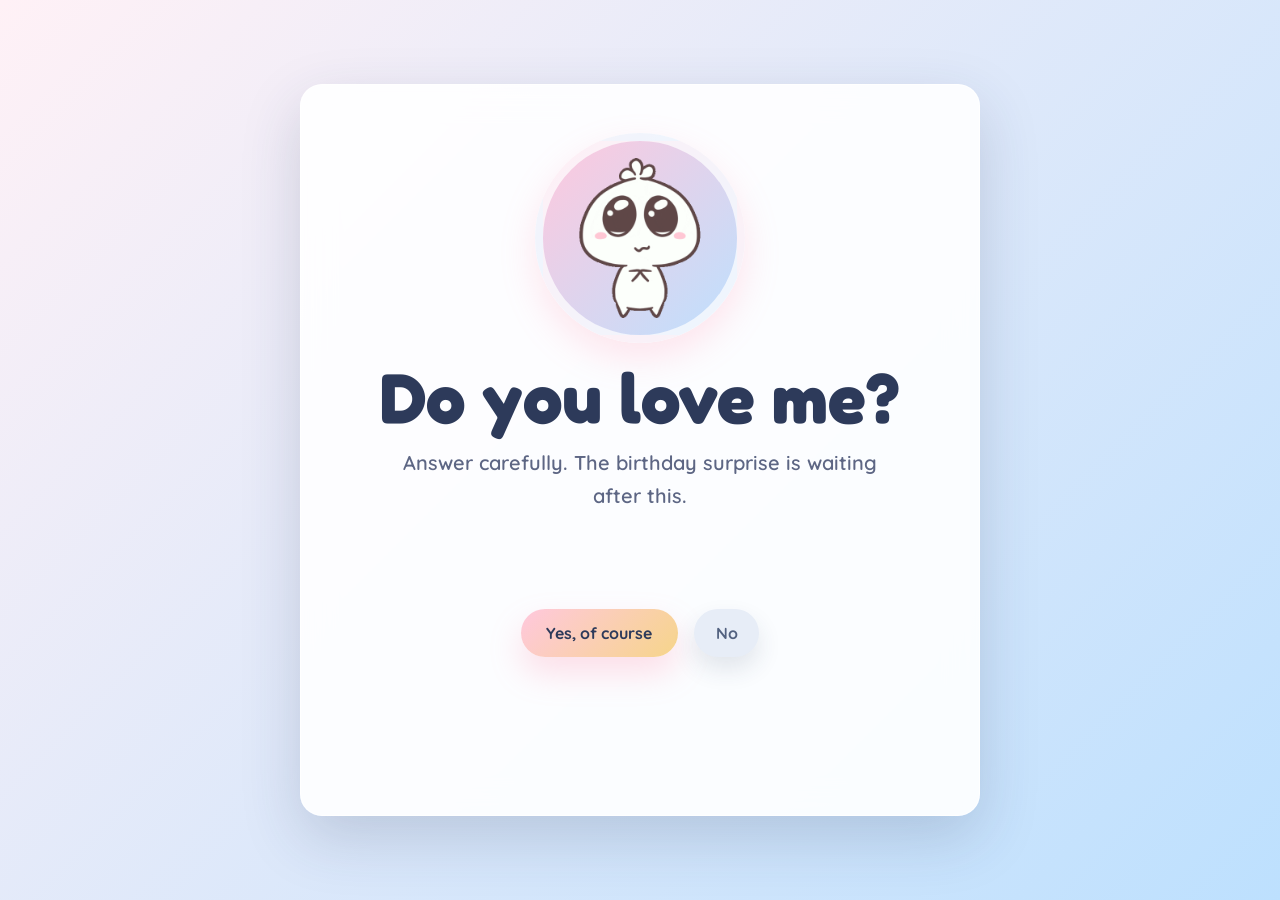
<file: index.html>
<!DOCTYPE html>
<html lang="en">
<head>
  <meta charset="UTF-8">
  <meta name="viewport" content="width=device-width, initial-scale=1.0">
  <meta name="description" content="A playful love question before the birthday surprise.">
  <title>Do You Love Me?</title>
  <link rel="preconnect" href="https://fonts.googleapis.com">
  <link rel="preconnect" href="https://fonts.gstatic.com" crossorigin>
  <link href="https://fonts.googleapis.com/css2?family=Fredoka:wght@500;600;700&family=Quicksand:wght@500;600;700&display=swap" rel="stylesheet">
  <style>
    :root {
      --blush-top: #fff1f6;
      --blush-bottom: #bde0fe;
      --card: rgba(255, 255, 255, 0.9);
      --yes-from: #ffc8dd;
      --yes-to: #f6d58a;
      --no: #e7edf7;
      --no-text: #52617f;
      --heading: #2d3a5a;
      --body: #5d6684;
      --shadow: 0 22px 60px rgba(45, 58, 90, 0.18);
    }

    * {
      box-sizing: border-box;
    }

    body {
      margin: 0;
      min-width: 320px;
      min-height: 100svh;
      color: var(--body);
      font-family: "Quicksand", Arial, sans-serif;
      background: linear-gradient(135deg, var(--blush-top), var(--blush-bottom));
      overflow-x: hidden;
    }

    button {
      min-height: 48px;
      border: 0;
      border-radius: 999px;
      font: inherit;
      font-weight: 700;
      cursor: pointer;
      transition: transform 0.18s ease, box-shadow 0.18s ease;
    }

    button:focus-visible {
      outline: 3px solid #f6d58a;
      outline-offset: 4px;
    }

    .screen {
      position: relative;
      display: grid;
      place-items: center;
      min-height: 100svh;
      padding: clamp(1rem, 4vw, 2.5rem);
      overflow: hidden;
    }

    .card {
      position: relative;
      z-index: 1;
      width: min(100%, 680px);
      padding: clamp(1.3rem, 5vw, 3rem);
      background: var(--card);
      border: 1px solid rgba(255, 255, 255, 0.78);
      border-radius: 22px;
      box-shadow: var(--shadow);
      text-align: center;
      backdrop-filter: blur(16px);
    }

    .mood {
      display: grid;
      place-items: center;
      width: min(68vw, 210px);
      aspect-ratio: 1;
      margin: 0 auto 1.2rem;
      background: linear-gradient(135deg, #ffc8dd, #bde0fe);
      border: 8px solid rgba(255, 255, 255, 0.72);
      border-radius: 50%;
      box-shadow: 0 15px 35px rgba(255, 143, 171, 0.22);
      font-size: clamp(3.2rem, 13vw, 5.5rem);
      line-height: 1;
      user-select: none;
      overflow: hidden;
    }

    .mood img {
      width: 100%;
      height: 100%;
      object-fit: cover;
      border-radius: 50%;
    }

    h1 {
      margin: 0;
      color: var(--heading);
      font-family: "Fredoka", Arial, sans-serif;
      font-size: clamp(2rem, 8vw, 4.4rem);
      line-height: 1.02;
      letter-spacing: 0;
    }

    p {
      margin: 0.8rem auto 0;
      max-width: 520px;
      font-size: clamp(1rem, 3.2vw, 1.25rem);
      line-height: 1.65;
      font-weight: 600;
    }

    .actions {
      position: relative;
      display: flex;
      align-items: center;
      justify-content: center;
      flex-wrap: wrap;
      gap: 1rem;
      min-height: 190px;
      margin-top: 1.6rem;
    }

    .yes-button {
      padding: 0.9rem 1.6rem;
      color: var(--heading);
      background: linear-gradient(135deg, var(--yes-from), var(--yes-to));
      box-shadow: 0 16px 32px rgba(255, 143, 171, 0.28);
      transform: scale(var(--yes-scale, 1));
      transform-origin: center;
    }

    .no-button {
      position: relative;
      padding: 0.85rem 1.35rem;
      color: var(--no-text);
      background: var(--no);
      box-shadow: 0 12px 24px rgba(45, 58, 90, 0.12);
    }

    .no-button.runaway {
      position: absolute;
      left: var(--x, 50%);
      top: var(--y, 50%);
      transition: left 0.22s ease, top 0.22s ease, transform 0.18s ease, box-shadow 0.18s ease;
    }

    .hint {
      min-height: 1.7em;
      color: #915b8e;
      font-size: 0.98rem;
    }

    .hidden {
      display: none !important;
    }

    .heart {
      position: fixed;
      z-index: 0;
      width: 24px;
      height: 24px;
      pointer-events: none;
      opacity: 0.55;
      animation: floatUp 8s linear infinite;
    }

    .heart::before {
      content: "♥";
      color: #ff8fab;
      font-size: 24px;
    }

    .toast {
      position: fixed;
      left: 50%;
      bottom: 1rem;
      z-index: 3;
      width: min(92vw, 520px);
      padding: 0.9rem 1rem;
      color: var(--heading);
      background: rgba(255, 255, 255, 0.94);
      border-radius: 14px;
      box-shadow: var(--shadow);
      transform: translateX(-50%);
      text-align: center;
      font-weight: 700;
    }

    @keyframes floatUp {
      from {
        transform: translateY(110vh) rotate(0deg);
      }
      to {
        transform: translateY(-20vh) rotate(220deg);
      }
    }

    @keyframes pop {
      50% {
        transform: scale(1.08);
      }
    }

    @keyframes fall {
      to {
        transform: translateY(110vh) rotate(540deg);
        opacity: 0;
      }
    }

    .confetti {
      position: fixed;
      top: -12px;
      z-index: 4;
      width: 9px;
      height: 14px;
      border-radius: 2px;
      pointer-events: none;
      animation: fall 1.8s ease-in forwards;
    }

    .celebrate .mood {
      animation: pop 0.7s ease infinite;
    }

    @media (max-width: 560px) {
      .screen {
        align-items: start;
        overflow-y: auto;
        -webkit-overflow-scrolling: touch;
      }

      .card {
        margin-block: 1rem;
      }

      .actions {
        min-height: 240px;
      }
    }

    @media (prefers-reduced-motion: reduce) {
      *,
      *::before,
      *::after {
        animation-duration: 0.01ms !important;
        animation-iteration-count: 1 !important;
        scroll-behavior: auto !important;
        transition-duration: 0.01ms !important;
      }
    }
  </style>
</head>
<body>
  <main class="screen" id="screen">
    <section class="card" aria-live="polite">
      <div class="mood" id="mood">
        <img id="moodGif" src="assets/question.gif" alt="Cute hopeful reaction">
      </div>
      <h1 id="headline">Do you love me?</h1>
      <p id="message">Answer carefully. The birthday surprise is waiting after this.</p>
      <div class="actions" id="actions">
        <button class="yes-button" type="button" id="yesButton">Yes, of course</button>
        <button class="no-button" type="button" id="noButton">No</button>
      </div>
      <p class="hint" id="hint"></p>
    </section>
  </main>
  <div class="toast hidden" id="toast"></div>

  <script>
    const CONFIG = {
      question: "Do you love me?",
      yesLabel: "Yes, of course",
      nextUrl: "birthday-website/",
      dodgesBeforeRelent: 5,
      yesGrowthPerDodge: 1.22,
      yesMaxScale: 2.2,
      gifs: {
        question: "assets/question.gif",
        yes: "assets/yes.gif",
        no: "assets/no.gif"
      },
      alts: {
        question: "Cute hopeful reaction",
        yes: "Happy celebrating reaction",
        no: "Sad reaction"
      },
      noButtonLabels: [
        "Are you sure?",
        "Think again",
        "Really?",
        "Last chance",
        "Okay fine"
      ],
      yesScreen: {
        heading: "I knew it.",
        body: "Now your birthday surprise can begin."
      },
      guiltScreen: {
        heading: "That answer is not accepted.",
        body: "Try again, but this time choose with your heart.",
        button: "Okay fine, YES"
      }
    };

    const state = {
      dodges: 0,
      yesScale: 1
    };

    const screen = document.getElementById("screen");
    const moodGif = document.getElementById("moodGif");
    const headline = document.getElementById("headline");
    const message = document.getElementById("message");
    const yesButton = document.getElementById("yesButton");
    const noButton = document.getElementById("noButton");
    const actions = document.getElementById("actions");
    const hint = document.getElementById("hint");
    const toast = document.getElementById("toast");

    function showToast(text) {
      toast.textContent = text;
      toast.classList.remove("hidden");
      window.clearTimeout(showToast.timer);
      showToast.timer = window.setTimeout(() => toast.classList.add("hidden"), 1800);
    }

    function confetti(amount = 80) {
      const colors = ["#BDE0FE", "#CDB4DB", "#FFC8DD", "#F6D58A", "#C9F2E5"];
      for (let index = 0; index < amount; index += 1) {
        const piece = document.createElement("span");
        piece.className = "confetti";
        piece.style.left = `${Math.random() * 100}vw`;
        piece.style.background = colors[index % colors.length];
        piece.style.animationDelay = `${Math.random() * 0.35}s`;
        document.body.appendChild(piece);
        piece.addEventListener("animationend", () => piece.remove());
      }
    }

    function addFloatingHearts() {
      for (let index = 0; index < 18; index += 1) {
        const heart = document.createElement("span");
        heart.className = "heart";
        heart.style.left = `${Math.random() * 100}vw`;
        heart.style.animationDelay = `${Math.random() * 8}s`;
        heart.style.animationDuration = `${7 + Math.random() * 6}s`;
        document.body.appendChild(heart);
      }
    }

    function moveNoButton() {
      const bounds = actions.getBoundingClientRect();
      const buttonBounds = noButton.getBoundingClientRect();
      const yesBounds = yesButton.getBoundingClientRect();
      const maxX = Math.max(0, bounds.width - buttonBounds.width);
      const maxY = Math.max(0, bounds.height - buttonBounds.height);
      const yesCenterX = yesBounds.left - bounds.left + yesBounds.width / 2;
      const yesCenterY = yesBounds.top - bounds.top + yesBounds.height / 2;
      const minimumDistance = Math.min(bounds.width * 0.32, 230);
      let x = 0;
      let y = 0;

      for (let attempt = 0; attempt < 20; attempt += 1) {
        x = Math.random() * maxX;
        y = Math.random() * maxY;
        const noCenterX = x + buttonBounds.width / 2;
        const noCenterY = y + buttonBounds.height / 2;
        const distance = Math.hypot(noCenterX - yesCenterX, noCenterY - yesCenterY);
        if (distance >= minimumDistance) break;
      }

      noButton.classList.add("runaway");
      noButton.style.setProperty("--x", `${x}px`);
      noButton.style.setProperty("--y", `${y}px`);
    }

    function dodgeNo() {
      if (state.dodges >= CONFIG.dodgesBeforeRelent) {
        showGuilt();
        return;
      }

      state.dodges += 1;
      state.yesScale = Math.min(CONFIG.yesMaxScale, state.yesScale * CONFIG.yesGrowthPerDodge);
      yesButton.style.setProperty("--yes-scale", state.yesScale);
      noButton.textContent = CONFIG.noButtonLabels[state.dodges - 1] || "No";
      hint.textContent = "The Yes button is getting stronger.";
      moveNoButton();
    }

    function showGuilt() {
      headline.textContent = CONFIG.guiltScreen.heading;
      message.textContent = CONFIG.guiltScreen.body;
      moodGif.src = CONFIG.gifs.no;
      moodGif.alt = CONFIG.alts.no;
      noButton.classList.add("hidden");
      yesButton.textContent = CONFIG.guiltScreen.button;
      yesButton.style.setProperty("--yes-scale", 1.15);
      hint.textContent = "";
    }

    function goToSurprise() {
      screen.classList.add("celebrate");
      headline.textContent = CONFIG.yesScreen.heading;
      message.textContent = CONFIG.yesScreen.body;
      moodGif.src = CONFIG.gifs.yes;
      moodGif.alt = CONFIG.alts.yes;
      noButton.classList.add("hidden");
      yesButton.textContent = "Open Birthday Surprise";
      yesButton.disabled = true;
      confetti(120);
      window.setTimeout(() => {
        window.location.href = CONFIG.nextUrl;
      }, 1300);
    }

    headline.textContent = CONFIG.question;
    yesButton.textContent = CONFIG.yesLabel;
    moodGif.src = CONFIG.gifs.question;
    moodGif.alt = CONFIG.alts.question;
    addFloatingHearts();

    yesButton.addEventListener("click", goToSurprise);
    noButton.addEventListener("mouseenter", dodgeNo);
    noButton.addEventListener("focus", dodgeNo);
    noButton.addEventListener("click", (event) => {
      event.preventDefault();
      dodgeNo();
      showToast("No is trying its best, but Yes is the only way.");
    });
    noButton.addEventListener("touchstart", (event) => {
      event.preventDefault();
      dodgeNo();
    }, { passive: false });
  </script>
</body>
</html>
</file>
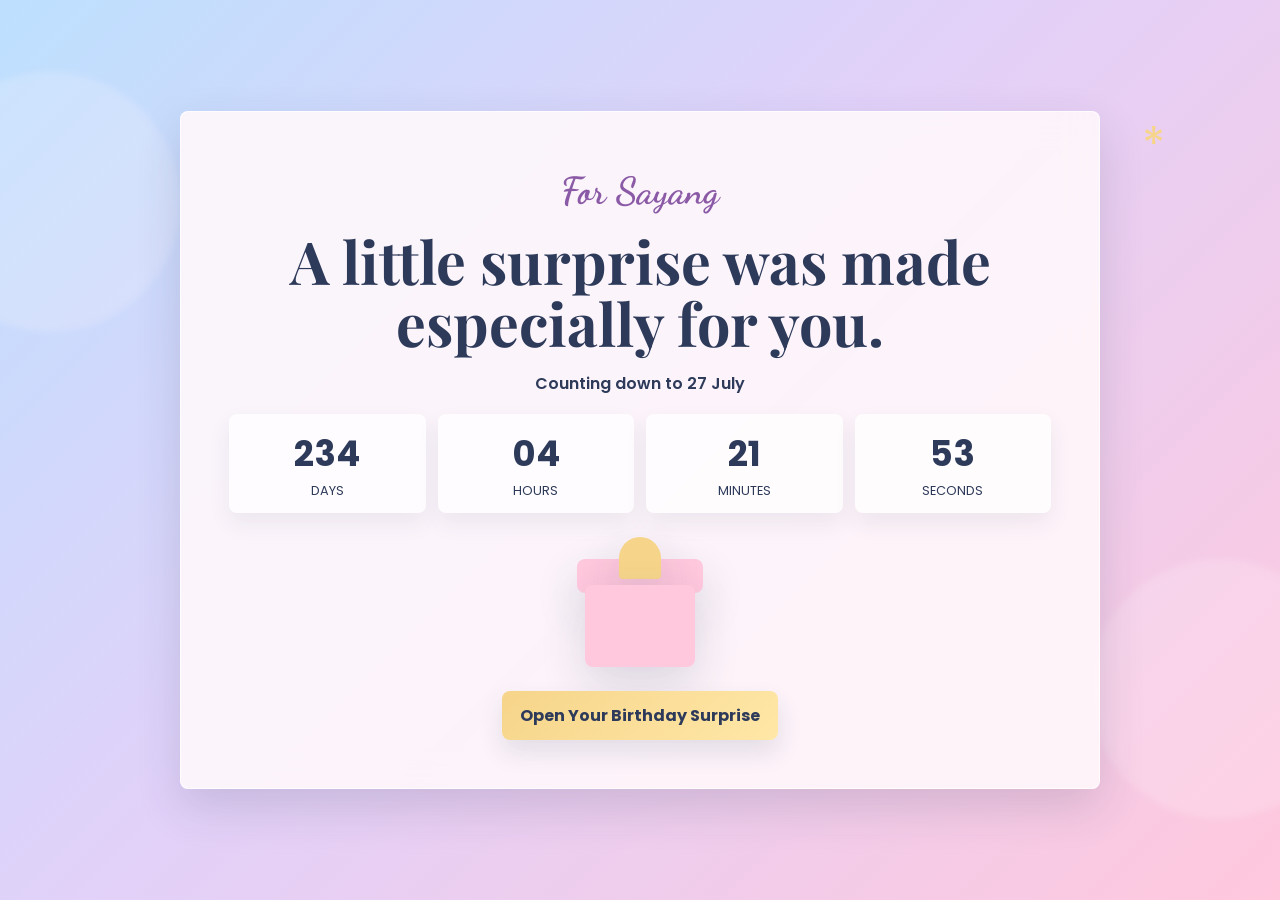
<file: birthday-website/index.html>
<!DOCTYPE html>
<html lang="en">
<head>
  <meta charset="UTF-8">
  <meta name="viewport" content="width=device-width, initial-scale=1.0">
  <meta name="description" content="A private interactive birthday surprise website.">
  <title>Birthday Surprise</title>
  <link rel="preconnect" href="https://fonts.googleapis.com">
  <link rel="preconnect" href="https://fonts.gstatic.com" crossorigin>
  <link href="https://fonts.googleapis.com/css2?family=Dancing+Script:wght@600;700&family=Playfair+Display:wght@600;700&family=Poppins:wght@400;500;600;700&display=swap" rel="stylesheet">
  <link rel="stylesheet" href="css/style.css">
</head>
<body>
  <a class="skip-link" href="#main">Skip to birthday surprise</a>

  <section class="opening-screen" id="openingScreen" aria-label="Opening birthday surprise">
    <div class="ambient ambient-one"></div>
    <div class="ambient ambient-two"></div>
    <button class="secret-star" type="button" aria-label="Hidden star surprise" data-secret="star"></button>

    <div class="opening-panel reveal">
      <p class="script-label">For <span data-placeholder="Her nickname">Sayang</span></p>
      <h1>A little surprise was made especially for you.</h1>
      <p class="countdown-label" id="countdownLabel">Counting down to 27 July</p>
      <div class="countdown" id="countdown" aria-live="polite">
        <span><strong id="days">00</strong>Days</span>
        <span><strong id="hours">00</strong>Hours</span>
        <span><strong id="minutes">00</strong>Minutes</span>
        <span><strong id="seconds">00</strong>Seconds</span>
      </div>

      <div class="gift-box" id="giftBox" aria-hidden="true">
        <div class="gift-lid"></div>
        <div class="gift-bow"></div>
        <div class="gift-body"></div>
      </div>

      <button class="primary-button ripple" type="button" id="openSurprise">Open Your Birthday Surprise</button>
    </div>
  </section>

  <main id="main" class="site-shell hidden" tabindex="-1">
    <div class="floating-layer" aria-hidden="true">
      <span class="float-heart"></span>
      <span class="float-heart"></span>
      <span class="float-heart"></span>
      <span class="cloud"></span>
      <span class="cloud small"></span>
    </div>

    <section class="hero-section panel-band" id="hero">
      <div class="hero-copy reveal">
        <p class="script-label">Happy Birthday, My Love</p>
        <h2>Happy Birthday to My Favourite Person</h2>
        <p>Today is all about celebrating the beautiful person who makes my days brighter, my heart happier, and my life so much more meaningful.</p>
        <button class="primary-button ripple" type="button" data-scroll="#memories">Start Your Birthday Adventure</button>
      </div>
      <figure class="hero-photo reveal">
        <div class="photo-placeholder" role="img" aria-label="Favourite birthday photo"></div>
      </figure>
    </section>

    <section class="section" id="memories">
      <div class="section-heading reveal">
        <p class="script-label">Our Memories</p>
        <h2>Little moments I keep close</h2>
      </div>
      <div class="gallery-grid">
        <article class="memory-card reveal" data-gallery="0" tabindex="0">
          <div class="memory-photo memory-one" role="img" aria-label="The day you made me smile"></div>
          <p>The day you made me smile without even trying.</p>
        </article>
        <article class="memory-card reveal" data-gallery="1" tabindex="0">
          <div class="memory-photo memory-two" role="img" aria-label="Favourite moment with you"></div>
          <p>One of my favourite moments with you.</p>
        </article>
        <article class="memory-card reveal" data-gallery="2" tabindex="0">
          <div class="memory-photo memory-three" role="img" aria-label="A memory I will always keep close"></div>
          <p>A memory I will always keep close to my heart.</p>
        </article>
        <article class="memory-card reveal" data-gallery="3" tabindex="0">
          <div class="memory-photo memory-four" role="img" aria-label="Every picture with you"></div>
          <p>Every picture with you has its own beautiful story.</p>
        </article>
      </div>
    </section>

    <section class="section soft-band" id="loveCards">
      <div class="section-heading reveal">
        <p class="script-label">Things I Love About You</p>
        <h2>Tap a card to open it</h2>
      </div>
      <div class="love-grid">
        <button class="love-card reveal" type="button"><span>Your Smile</span><small>Your smile makes even the most ordinary day feel special.</small></button>
        <button class="love-card reveal" type="button"><span>Your Kind Heart</span><small>I love how caring, thoughtful, and sincere you are.</small></button>
        <button class="love-card reveal" type="button"><span>Your Laugh</span><small>Your laugh is one of my favourite sounds.</small></button>
        <button class="love-card reveal" type="button"><span>Your Strength</span><small>I admire how strong you are, even when things are difficult.</small></button>
        <button class="love-card reveal" type="button"><span>The Way You Care</span><small>Thank you for listening and being there when I need you.</small></button>
        <button class="love-card reveal" type="button"><span>The Happiness You Bring Me</span><small>Since you came into my life, so many moments feel brighter.</small></button>
      </div>
    </section>

    <section class="section" id="catchGame">
      <div class="section-heading reveal">
        <p class="script-label">Mini Game</p>
        <h2>Catch My Love</h2>
        <p>Catch hearts before they disappear. Golden hearts are worth more. Broken hearts reduce your score.</p>
      </div>
      <div class="game-shell reveal">
        <div class="game-status">
          <span>Score: <strong id="score">0</strong></span>
          <span>Time: <strong id="timeLeft">25</strong>s</span>
          <span>Best: <strong id="highScore">0</strong></span>
        </div>
        <div class="game-area" id="gameArea" aria-label="Catch hearts game area"></div>
        <div class="game-actions">
          <button class="secondary-button ripple" type="button" id="startGame">Start Game</button>
          <button class="secondary-button ripple" type="button" id="replayGame">Replay</button>
        </div>
      </div>
    </section>

    <section class="section soft-band" id="matchGame">
      <div class="section-heading reveal">
        <p class="script-label">Memory Match</p>
        <h2>Find every pair</h2>
      </div>
      <div class="match-shell reveal">
        <div class="game-status">
          <span>Moves: <strong id="matchMoves">0</strong></span>
          <span>Time: <strong id="matchTime">0</strong>s</span>
        </div>
        <div class="match-board" id="matchBoard"></div>
        <p class="completion-message hidden" id="matchComplete">You matched every memory, just like how perfectly you match with me.</p>
        <button class="secondary-button ripple" type="button" id="restartMatch">Restart Match</button>
      </div>
    </section>

    <section class="section" id="letter">
      <div class="section-heading reveal">
        <p class="script-label">Birthday Letter</p>
        <h2>A letter for you</h2>
      </div>
      <div class="letter-stage reveal">
        <button class="envelope" type="button" id="openLetter" aria-label="Open birthday letter">
          <span class="envelope-flap"></span>
          <span class="envelope-body"></span>
          <span class="letter-peek">Open</span>
        </button>
        <article class="letter-paper hidden" id="letterPaper">
          <button class="close-button" type="button" id="closeLetter" aria-label="Close letter">x</button>
          <p>My love,</p>
          <p>Happy Birthday to the most beautiful and special person in my life.</p>
          <p>hai sayang , happy birthday to my loveliest, and most caring , and beautiful girl in the world ayang , firstly i just want to say happy birthday sayang you are the most beautiful and most caring person ive ever met in my life , i cant find a word how much i love you in this world❤️❤️ i cant imagine my life without you because you mean the world to me and i love you soo much for choosing to stay with me until now , i doakan kita still be together until the end of time , secondly i just wanted to say that i really appreciate all that you have done for me for all this times and i cant really decribe how lucky i am to have you and being with me throughout my journey with you , ayang ade dengan saya if saya susah , and you are the one that i will carik if saya sedih , if im happy , if im not feeling well , and all of the feelings . i know life is being rough on you lately but i want you to know from the bottom of my heart i will be there for you no matter what happen and im will always love you sayang ❤️❤️ , thank you sayang for staying with me , i remember for the first time i saw you , you are the most beautiful woman ive ever seen and its like a dream that i got you to be my girlfriend and im so grateful to have you as my girlfriend ❤️❤️✨✨ iloveyousomuch with all my heart , i wishes you happy birthday and you deserve all the happiness in the world. lastly i just wanted to say even we are having a bad day or a though time just remember saya will always be there for you, eventho i make a lot of mistakes and always making you angry , i still love you no matter what and i cant thankyou you enough for staying and being patient with my perangai ❤️ thank you sayang 😭😭✨❤️❤️ , loving you is the most beautiful that i have feels , loving you is like wacthing the sunrise because everyday brings a new reason to smile ✨❤️ . last of all happy birthday sayang ❤️✨✨</p>
          <p>Happy Birthday, sayang.</p>
          <!-- Replace Your name with your real name before sharing. -->
          <p class="signature">With all my love,<br><span data-placeholder="Your name">Ayie</span></p>
        </article>
      </div>
    </section>

    <section class="section soft-band" id="cake">
      <div class="section-heading reveal">
        <p class="script-label">Make A Wish</p>
        <h2>Birthday Cake</h2>
      </div>
      <div class="cake-stage reveal">
        <div class="cake" id="cakeVisual" aria-label="Virtual birthday cake" role="img">
          <span class="candle"><i></i></span>
          <span class="candle"><i></i></span>
          <span class="candle"><i></i></span>
          <div class="cake-top"></div>
          <div class="cake-layer"></div>
          <div class="cake-base"></div>
        </div>
        <button class="primary-button ripple" type="button" id="blowCandles">Make a Wish and Blow the Candles</button>
        <p class="hidden" id="cakeWish">I hope every wish you make today finds its way to you.</p>
      </div>
    </section>

    <section class="section" id="timeline">
      <div class="section-heading reveal">
        <p class="script-label">Our Timeline</p>
      </div>
      <div class="timeline">
        <article class="timeline-item reveal"><time>2023-12-21</time><h3>Our first chat on Telegram</h3><p>The day our first Telegram chat started and our story grew a little closer.</p></article>
        <article class="timeline-item reveal"><time>2023-12-20</time><h3>Our first conversation</h3><p>The day our story began with our first conversation on Instagram.</p></article>
        <article class="timeline-item reveal"><time>2025-05-23</time><h3>We Officially Became a Couple</h3><p>The special day we officially declared our love and started a new chapter together.</p></article>
        <article class="timeline-item reveal"><time>2024-01-10</time><h3>Our first date</h3><p>Our first date and the beginning of many beautiful moments together.</p></article>
        <article class="timeline-item reveal"><time>2003-07-27</time><h3>Celebrating my favourite person</h3><p>A birthday that deserves every soft, sweet moment.</p></article>
      </div>
    </section>

    <section class="section soft-band" id="easterEggs">
      <div class="section-heading reveal">
        <p class="script-label">Tiny Secrets</p>
        <h2>Hidden surprises</h2>
      </div>
      <div class="secret-row reveal">
        <label class="date-unlock">Special date
          <input id="secretDate" type="text" placeholder="DD/MM/YYYY" aria-label="Enter a special date">
        </label>
      </div>
      <p class="secret-message hidden" id="secretMessage">You found a hidden message! Loving you is filled with beautiful moments waiting to be discovered.</p>
      <a class="bandlab-surprise hidden" id="bandlabLink" href="https://www.bandlab.com/ayie_0_/albums/4475c8f7-f987-f111-9b33-6045bd2d9b35" target="_blank" rel="noopener">Listen to my BandLab playlist</a>
    </section>

    <section class="section final-section" id="final">
      <div class="final-card reveal">
        <p class="script-label">Final Surprise</p>
        <h2>One Last Surprise</h2>
        <button class="primary-button ripple" type="button" id="lastSurprise">One Last Surprise</button>
        <div class="final-reveal hidden" id="finalReveal">
          <img class="final-photo" src="assets/images/last%20suprise.jpg" alt="One last surprise memory">
          <p>Out of all the people in the world, I am grateful that life allowed me to meet you.</p>
          <p>Happy Birthday, my love. You will always have a special place in my heart.</p>
          <button class="secondary-button ripple" type="button" id="loveButton">I Love You</button>
          <p class="hidden" id="loveMessage">I love you more than this website could ever explain.</p>
        </div>
      </div>
    </section>
  </main>

  <aside class="music-controls" aria-label="Music controls">
    <!-- Add your chosen song at assets/music/our-song.mp3. Music starts only after a click. -->
    <audio id="bgMusic" loop preload="none">
      <source src="assets/music/our-song.mp3" type="audio/mpeg">
      Your browser cannot play the birthday song.
    </audio>
    <span>Play Our Song</span>
    <button type="button" id="playMusic" aria-label="Play music">Play</button>
    <button type="button" id="pauseMusic" aria-label="Pause music">Pause</button>
    <button type="button" id="muteMusic" aria-label="Mute music">Mute</button>
    <button type="button" id="motionToggle" aria-label="Toggle reduced motion">Motion</button>
    <input id="volumeMusic" type="range" min="0" max="1" step="0.05" value="0.45" aria-label="Music volume">
  </aside>

  <div class="modal hidden" id="galleryModal" role="dialog" aria-modal="true" aria-label="Enlarged memory photo">
    <button class="close-button" type="button" id="closeModal" aria-label="Close image">x</button>
    <button class="modal-nav" type="button" id="prevPhoto" aria-label="Previous photo">Prev</button>
    <div class="modal-photo" id="modalPhoto" role="img" aria-label="Selected memory photo"></div>
    <button class="modal-nav" type="button" id="nextPhoto" aria-label="Next photo">Next</button>
  </div>

  <div class="toast hidden" id="toast" role="status" aria-live="polite"></div>

  <script src="js/countdown.js"></script>
  <script src="js/animations.js"></script>
  <script src="js/game.js"></script>
  <script src="js/main.js"></script>
</body>
</html>
</file>
<file: birthday-website/css/style.css>
:root {
  --baby-blue: #bde0fe;
  --lavender: #cdb4db;
  --blush-pink: #ffc8dd;
  --soft-white: #fff9fb;
  --navy-blue: #2d3a5a;
  --light-gold: #f6d58a;
  --mint: #c9f2e5;
  --rose: #ff8fab;
  --shadow: 0 18px 45px rgba(45, 58, 90, 0.16);
  --radius: 8px;
}

* {
  box-sizing: border-box;
}

html {
  scroll-behavior: smooth;
}

body {
  margin: 0;
  min-width: 320px;
  color: var(--navy-blue);
  font-family: "Poppins", Arial, sans-serif;
  background: linear-gradient(135deg, #bde0fe 0%, #e2d1f9 45%, #ffc8dd 100%);
  overflow-x: hidden;
}

button,
input {
  font: inherit;
}

button {
  cursor: pointer;
}

button:focus-visible,
input:focus-visible,
.memory-card:focus-visible {
  outline: 3px solid var(--light-gold);
  outline-offset: 4px;
}

.skip-link {
  position: fixed;
  left: 1rem;
  top: -4rem;
  z-index: 30;
  padding: 0.75rem 1rem;
  color: var(--navy-blue);
  background: var(--soft-white);
  border-radius: var(--radius);
}

.skip-link:focus {
  top: 1rem;
}

.hidden {
  display: none !important;
}

.opening-screen {
  position: fixed;
  inset: 0;
  z-index: 20;
  display: grid;
  place-items: center;
  min-height: 100svh;
  padding: 1.25rem;
  background: linear-gradient(135deg, #bde0fe 0%, #e2d1f9 45%, #ffc8dd 100%);
  overflow: hidden;
}

.opening-screen.opened {
  pointer-events: none;
  animation: fadeAway 0.8s ease forwards;
}

.opening-panel,
.wish-card,
.final-card,
.game-shell,
.match-shell,
.letter-stage,
.cake-stage {
  width: min(100%, 920px);
  padding: clamp(1.25rem, 4vw, 3rem);
  background: rgba(255, 249, 251, 0.88);
  border: 1px solid rgba(255, 255, 255, 0.8);
  border-radius: var(--radius);
  box-shadow: var(--shadow);
  backdrop-filter: blur(16px);
}

.opening-panel {
  text-align: center;
}

.script-label {
  margin: 0 0 0.4rem;
  color: #8b5aa6;
  font-family: "Dancing Script", cursive;
  font-size: clamp(1.5rem, 5vw, 2.35rem);
  font-weight: 700;
}

h1,
h2,
h3 {
  margin: 0;
  font-family: "Playfair Display", Georgia, serif;
  letter-spacing: 0;
}

h1 {
  font-size: clamp(1.85rem, 5.4vw, 3.7rem);
  line-height: 1.05;
}

h2 {
  font-size: clamp(1.8rem, 5vw, 3.25rem);
  line-height: 1.12;
}

h3 {
  font-size: 1.2rem;
}

p {
  line-height: 1.7;
}

.countdown-label {
  margin-top: 1rem;
  font-weight: 600;
}

.countdown,
.game-status {
  display: grid;
  grid-template-columns: repeat(4, minmax(0, 1fr));
  gap: 0.75rem;
  margin: 1rem auto;
}

.countdown span,
.game-status span {
  display: grid;
  gap: 0.1rem;
  min-width: 0;
  padding: 0.85rem;
  background: rgba(255, 255, 255, 0.72);
  border-radius: var(--radius);
  box-shadow: 0 10px 22px rgba(45, 58, 90, 0.08);
  font-size: 0.8rem;
  text-transform: uppercase;
}

.countdown strong,
.game-status strong {
  font-size: clamp(1.25rem, 5vw, 2.2rem);
}

.gift-box {
  position: relative;
  width: 130px;
  height: 130px;
  margin: 1.5rem auto;
}

.gift-lid,
.gift-body,
.gift-bow {
  position: absolute;
  left: 50%;
  transform: translateX(-50%);
  background: var(--blush-pink);
  box-shadow: var(--shadow);
}

.gift-lid {
  top: 22px;
  width: 126px;
  height: 34px;
  border-radius: var(--radius);
  transition: transform 0.7s ease;
}

.gift-body {
  bottom: 0;
  width: 110px;
  height: 82px;
  border-radius: var(--radius);
}

.gift-bow {
  top: 0;
  width: 42px;
  height: 42px;
  background: var(--light-gold);
  border-radius: 50% 50% 4px 4px;
}

.gift-box.open .gift-lid {
  transform: translate(-50%, -35px) rotate(-10deg);
}

.primary-button,
.secondary-button,
.music-controls button,
.modal-nav {
  min-height: 44px;
  padding: 0.75rem 1.1rem;
  color: var(--navy-blue);
  background: var(--soft-white);
  border: 0;
  border-radius: var(--radius);
  box-shadow: 0 12px 24px rgba(45, 58, 90, 0.12);
  font-weight: 700;
  transition: transform 0.2s ease, box-shadow 0.2s ease;
}

.primary-button {
  background: linear-gradient(135deg, var(--light-gold), #ffe7a7);
}

.secondary-button {
  background: linear-gradient(135deg, var(--baby-blue), var(--mint));
}

.primary-button:hover,
.secondary-button:hover,
.music-controls button:hover,
.modal-nav:hover {
  transform: translateY(-2px);
  box-shadow: 0 16px 30px rgba(45, 58, 90, 0.18);
}

.ripple {
  position: relative;
  overflow: hidden;
}

.ripple::after {
  content: "";
  position: absolute;
  inset: 50%;
  width: 0;
  height: 0;
  background: rgba(255, 255, 255, 0.45);
  border-radius: 999px;
  transform: translate(-50%, -50%);
  transition: width 0.45s ease, height 0.45s ease;
}

.ripple:active::after {
  width: 220px;
  height: 220px;
}

.site-shell {
  position: relative;
}

.panel-band,
.section {
  position: relative;
  width: 100%;
  padding: clamp(4.5rem, 10vw, 7rem) clamp(1rem, 4vw, 3rem);
}

.hero-section {
  display: grid;
  grid-template-columns: minmax(0, 1fr) minmax(260px, 440px);
  gap: clamp(2rem, 7vw, 5rem);
  align-items: center;
  min-height: 94svh;
}

.hero-copy p {
  max-width: 680px;
  font-size: clamp(1rem, 2vw, 1.18rem);
}

.hero-photo {
  position: relative;
  margin: 0;
  padding: 0.8rem;
  background: var(--soft-white);
  border-radius: var(--radius);
  box-shadow: var(--shadow);
  transform: rotate(1.5deg);
  animation: floatSoft 5s ease-in-out infinite;
}

.hero-photo::before {
  content: "";
  position: absolute;
  inset: -12px;
  z-index: -1;
  border: 2px dashed var(--light-gold);
  border-radius: var(--radius);
  animation: spinFrame 10s linear infinite;
}

.photo-placeholder,
.memory-photo,
.modal-photo {
  display: grid;
  place-items: center;
  min-height: 320px;
  color: var(--navy-blue);
  background:
    linear-gradient(135deg, rgba(189, 224, 254, 0.78), rgba(255, 200, 221, 0.75)),
    repeating-linear-gradient(45deg, rgba(255, 255, 255, 0.5) 0 12px, transparent 12px 24px);
  background-position: center;
  background-size: cover;
  border-radius: var(--radius);
  text-align: center;
  font-weight: 700;
}

.photo-placeholder {
  background-image: url("../assets/images/favourite%20photos.jpg");
}

.hero-photo figcaption {
  padding-top: 0.6rem;
  text-align: center;
  font-size: 0.9rem;
}

.section-heading {
  width: min(100%, 860px);
  margin: 0 auto 2rem;
  text-align: center;
}

.section-heading p {
  margin-inline: auto;
  max-width: 760px;
}

.soft-band {
  background: rgba(255, 249, 251, 0.42);
}

.gallery-grid,
.love-grid {
  display: grid;
  grid-template-columns: repeat(4, minmax(0, 1fr));
  gap: 1rem;
  width: min(100%, 1180px);
  margin: 0 auto;
}

.memory-card {
  padding: 0.75rem;
  background: rgba(255, 249, 251, 0.9);
  border-radius: var(--radius);
  box-shadow: var(--shadow);
  transform: rotate(var(--tilt, -1deg));
  transition: transform 0.25s ease;
}

.memory-card:nth-child(even) {
  --tilt: 1.2deg;
}

.memory-card:hover {
  transform: translateY(-8px) scale(1.02) rotate(0deg);
}

.memory-photo {
  min-height: 220px;
}

.memory-one {
  background-image: url("../assets/images/the%20day%20made%20me%20smile.jpg");
}

.memory-two {
  background-image: url("../assets/images/favoirite%20moment%20with%20you.jpg");
}

.memory-three {
  background-image: url("../assets/images/memory%20i%20will%20always%20keep%20close.jpg");
}

.memory-four {
  background-image: url("../assets/images/every%20picture%20with%20you.jpg");
}

.date,
time {
  color: #6b6f8b;
  font-weight: 700;
}

.love-card {
  min-height: 180px;
  padding: 1.1rem;
  color: var(--navy-blue);
  background: rgba(255, 249, 251, 0.9);
  border: 0;
  border-radius: var(--radius);
  box-shadow: var(--shadow);
  perspective: 800px;
}

.love-card span,
.love-card small {
  display: block;
  transition: transform 0.35s ease, opacity 0.35s ease;
}

.love-card span {
  font-family: "Playfair Display", Georgia, serif;
  font-size: 1.2rem;
}

.love-card small {
  margin-top: 0.8rem;
  opacity: 0;
  transform: rotateX(-90deg);
  line-height: 1.6;
}

.love-card.open small,
.love-card:hover small {
  opacity: 1;
  transform: rotateX(0);
}

.game-shell,
.match-shell,
.letter-stage,
.cake-stage,
.wish-card,
.final-card {
  margin: 0 auto;
}

.game-area {
  position: relative;
  height: min(56vh, 430px);
  min-height: 280px;
  overflow: hidden;
  background: linear-gradient(135deg, rgba(189, 224, 254, 0.9), rgba(255, 255, 255, 0.66));
  border: 2px dashed rgba(45, 58, 90, 0.18);
  border-radius: var(--radius);
}

.falling-heart {
  --heart-fill: var(--rose);
  position: absolute;
  display: grid;
  place-items: center;
  width: 56px;
  height: 52px;
  border: 0;
  color: #fff;
  background: transparent;
  border-radius: 50%;
  filter: drop-shadow(0 12px 12px rgba(255, 143, 171, 0.28));
  animation: popIn 0.2s ease, heartPulse 0.9s ease infinite;
}

.falling-heart::before {
  content: attr(data-label);
  position: relative;
  z-index: 1;
  font-size: 1.05rem;
  font-weight: 700;
  text-shadow: 0 2px 4px rgba(45, 58, 90, 0.22);
}

.falling-heart::after {
  content: "♥";
  position: absolute;
  inset: -8px 0 0;
  color: var(--heart-fill);
  font-size: 4rem;
  line-height: 1;
}

.falling-heart.gold {
  --heart-fill: var(--light-gold);
}

.falling-heart.broken {
  --heart-fill: #73839e;
}

.game-actions {
  display: flex;
  flex-wrap: wrap;
  gap: 0.75rem;
  margin-top: 1rem;
}

.match-board {
  display: grid;
  grid-template-columns: repeat(4, minmax(58px, 1fr));
  gap: 0.75rem;
}

.match-card {
  aspect-ratio: 1;
  display: grid;
  place-items: center;
  min-width: 0;
  padding: 0.4rem;
  color: var(--navy-blue);
  background: var(--baby-blue);
  border: 0;
  border-radius: var(--radius);
  box-shadow: 0 10px 20px rgba(45, 58, 90, 0.12);
  font-size: clamp(1.1rem, 4.8vw, 1.75rem);
  font-weight: 700;
  line-height: 1;
  overflow-wrap: anywhere;
  text-align: center;
}

.match-card.matched,
.match-card.flipped {
  background: var(--soft-white);
}

.letter-stage {
  display: grid;
  justify-items: center;
  gap: 1.5rem;
}

.envelope {
  position: relative;
  width: min(80vw, 310px);
  height: 190px;
  background: transparent;
  border: 0;
}

.envelope-body,
.envelope-flap {
  position: absolute;
  inset: 0;
  border-radius: var(--radius);
}

.envelope-body {
  background: linear-gradient(135deg, var(--baby-blue), var(--blush-pink));
  box-shadow: var(--shadow);
}

.envelope-flap {
  clip-path: polygon(0 0, 50% 55%, 100% 0);
  background: var(--lavender);
  transform-origin: top;
  transition: transform 0.45s ease;
}

.envelope.open .envelope-flap {
  transform: rotateX(160deg);
}

.letter-peek {
  position: absolute;
  inset: auto 0 1.2rem;
  z-index: 1;
  font-weight: 700;
}

.letter-paper {
  position: relative;
  width: min(100%, 720px);
  max-height: 70vh;
  overflow: auto;
  padding: 1.5rem;
  background: var(--soft-white);
  border-radius: var(--radius);
  box-shadow: var(--shadow);
  animation: slideLetter 0.5s ease;
}

.signature {
  font-family: "Dancing Script", cursive;
  font-size: 1.6rem;
}

.close-button {
  position: absolute;
  top: 0.75rem;
  right: 0.75rem;
  width: 40px;
  height: 40px;
  border: 0;
  border-radius: 50%;
  color: var(--navy-blue);
  background: var(--baby-blue);
  font-weight: 700;
}

.cursor {
  display: inline-block;
  width: 3px;
  height: 1em;
  margin-left: 0.15rem;
  background: var(--navy-blue);
  animation: blink 0.8s steps(2) infinite;
}

.cake-stage {
  display: grid;
  justify-items: center;
  gap: 1rem;
}

.cake {
  position: relative;
  width: min(78vw, 330px);
  height: 250px;
}

.cake-top,
.cake-layer,
.cake-base {
  position: absolute;
  left: 50%;
  transform: translateX(-50%);
  border-radius: var(--radius);
  box-shadow: var(--shadow);
}

.cake-top {
  bottom: 130px;
  width: 250px;
  height: 56px;
  background: var(--blush-pink);
}

.cake-layer {
  bottom: 70px;
  width: 290px;
  height: 70px;
  background: var(--baby-blue);
}

.cake-base {
  bottom: 20px;
  width: 325px;
  height: 62px;
  background: var(--lavender);
}

.candle {
  position: absolute;
  bottom: 184px;
  width: 16px;
  height: 58px;
  background: repeating-linear-gradient(45deg, #fff 0 7px, var(--rose) 7px 14px);
  border-radius: 5px;
}

.candle:nth-child(1) {
  left: 35%;
}

.candle:nth-child(2) {
  left: 48%;
}

.candle:nth-child(3) {
  left: 61%;
}

.candle i {
  position: absolute;
  left: 50%;
  top: -22px;
  width: 16px;
  height: 24px;
  background: var(--light-gold);
  border-radius: 50% 50% 45% 45%;
  transform: translateX(-50%);
  animation: flame 0.8s ease-in-out infinite alternate;
}

.cake.blown .candle i {
  display: none;
}

.timeline {
  width: min(100%, 900px);
  margin: 0 auto;
}

.timeline-item {
  position: relative;
  width: calc(50% - 1rem);
  margin: 0 0 1.25rem;
  padding: 1rem;
  background: rgba(255, 249, 251, 0.88);
  border-radius: var(--radius);
  box-shadow: var(--shadow);
}

.timeline-item:nth-child(even) {
  margin-left: calc(50% + 1rem);
}

.secret-row {
  display: flex;
  align-items: center;
  justify-content: center;
  flex-wrap: wrap;
  gap: 1rem;
}

.secret-star {
  width: 48px;
  height: 48px;
  border: 0;
  background: transparent;
}

.secret-star {
  position: absolute;
  right: 8vw;
  top: 12vh;
}

.secret-star::before {
  content: "*";
  color: var(--light-gold);
  font-size: 3rem;
}

.date-unlock {
  display: grid;
  gap: 0.35rem;
  font-weight: 700;
}

.date-unlock input {
  min-height: 44px;
  padding: 0.65rem 0.8rem;
  border: 1px solid rgba(45, 58, 90, 0.18);
  border-radius: var(--radius);
}

.secret-message,
.completion-message {
  text-align: center;
  font-weight: 700;
}

.bandlab-surprise {
  display: block;
  width: fit-content;
  margin: 1rem auto 0;
  padding: 0.75rem 1.1rem;
  color: var(--navy-blue);
  background: linear-gradient(135deg, var(--light-gold), #ffe7a7);
  border-radius: var(--radius);
  box-shadow: 0 12px 24px rgba(45, 58, 90, 0.12);
  font-weight: 700;
  text-decoration: none;
}

.final-section {
  min-height: 70svh;
  display: grid;
  place-items: center;
}

.final-card {
  text-align: center;
}

.final-card h2 {
  color: var(--light-gold);
}

.final-section.starry {
  color: var(--soft-white);
  background: radial-gradient(circle at 20% 30%, rgba(246, 213, 138, 0.3), transparent 20%), #1c2541;
}

.final-reveal {
  color: #000;
}

.final-photo {
  display: block;
  width: min(100%, 520px);
  max-height: 62vh;
  margin: 1.2rem auto;
  object-fit: contain;
  border-radius: var(--radius);
  box-shadow: var(--shadow);
}

.music-controls {
  position: fixed;
  right: 1rem;
  bottom: 1rem;
  z-index: 15;
  display: flex;
  align-items: center;
  gap: 0.3rem;
  max-width: calc(100vw - 2rem);
  padding: 0.4rem;
  background: rgba(255, 249, 251, 0.9);
  border-radius: var(--radius);
  box-shadow: var(--shadow);
  animation: musicPanelIn 1.8s ease 0.8s both;
}

.music-controls button {
  min-height: 34px;
  padding: 0.45rem 0.65rem;
  font-size: 0.85rem;
}

.music-controls span {
  font-size: 0.78rem;
  font-weight: 700;
}

.music-controls input {
  width: 68px;
}

.modal {
  position: fixed;
  inset: 0;
  z-index: 25;
  display: grid;
  grid-template-columns: auto minmax(0, 720px) auto;
  place-items: center;
  gap: 1rem;
  padding: 1rem;
  background: rgba(29, 35, 62, 0.72);
}

.modal-photo {
  width: min(100%, 720px);
  min-height: min(72vh, 560px);
}

.toast {
  position: fixed;
  left: 50%;
  bottom: 6rem;
  z-index: 40;
  width: min(92vw, 520px);
  padding: 1rem;
  color: var(--navy-blue);
  background: var(--soft-white);
  border-radius: var(--radius);
  box-shadow: var(--shadow);
  transform: translateX(-50%);
  text-align: center;
  font-weight: 700;
}

.floating-layer {
  position: fixed;
  inset: 0;
  z-index: -1;
  pointer-events: none;
  overflow: hidden;
}

.float-heart,
.cloud,
.ambient {
  position: absolute;
  opacity: 0.58;
}

.float-heart {
  width: 28px;
  height: 28px;
  background: var(--blush-pink);
  border-radius: 50%;
  animation: floatUp 9s ease-in-out infinite;
}

.float-heart:nth-child(1) {
  left: 8%;
  bottom: -4rem;
}

.float-heart:nth-child(2) {
  left: 62%;
  bottom: -3rem;
  animation-delay: 2s;
}

.float-heart:nth-child(3) {
  left: 86%;
  bottom: -5rem;
  animation-delay: 4s;
}

.cloud {
  left: 6%;
  top: 18%;
  width: 140px;
  height: 42px;
  background: rgba(255, 255, 255, 0.55);
  border-radius: 999px;
  animation: cloudMove 18s linear infinite;
}

.cloud.small {
  top: 68%;
  left: 70%;
  width: 96px;
  height: 30px;
  animation-duration: 24s;
}

.ambient {
  width: 260px;
  height: 260px;
  background: rgba(255, 249, 251, 0.32);
  border-radius: 50%;
  filter: blur(3px);
}

.ambient-one {
  left: -80px;
  top: 8vh;
}

.ambient-two {
  right: -70px;
  bottom: 9vh;
}

.reveal {
  opacity: 0;
  transform: translateY(28px);
  transition: opacity 0.65s ease, transform 0.65s ease;
}

.reveal.visible {
  opacity: 1;
  transform: translateY(0);
}

.confetti-piece,
.firework-piece {
  position: fixed;
  z-index: 50;
  pointer-events: none;
  border-radius: 2px;
}

.confetti-piece {
  top: -12px;
  width: 9px;
  height: 14px;
  animation: confettiFall 1.8s ease-in forwards;
}

.firework-piece {
  left: var(--x);
  top: var(--y);
  width: 8px;
  height: 8px;
  background: var(--light-gold);
  border-radius: 50%;
  animation: fireworkBurst 0.8s ease-out forwards;
}

@keyframes fadeAway {
  to {
    opacity: 0;
    visibility: hidden;
  }
}

@keyframes floatSoft {
  50% {
    transform: translateY(-10px) rotate(0deg);
  }
}

@keyframes spinFrame {
  to {
    transform: rotate(360deg);
  }
}

@keyframes popIn {
  from {
    opacity: 0;
    scale: 0.5;
  }
}

@keyframes heartPulse {
  50% {
    scale: 1.08;
  }
}

@keyframes slideLetter {
  from {
    opacity: 0;
    transform: translateY(24px);
  }
}

@keyframes blink {
  50% {
    opacity: 0;
  }
}

@keyframes flame {
  from {
    transform: translateX(-50%) scale(0.85);
  }
  to {
    transform: translateX(-50%) scale(1.08);
  }
}

@keyframes floatUp {
  to {
    transform: translateY(-120vh) rotate(180deg);
  }
}

@keyframes cloudMove {
  50% {
    transform: translateX(55vw);
  }
}

@keyframes confettiFall {
  to {
    transform: translateY(110vh) rotate(540deg);
    opacity: 0;
  }
}

@keyframes fireworkBurst {
  to {
    transform: translate(var(--dx), var(--dy));
    opacity: 0;
  }
}

@keyframes musicPanelIn {
  from {
    opacity: 0;
    transform: translateY(32px) scale(0.96);
  }
  to {
    opacity: 1;
    transform: translateY(0) scale(1);
  }
}

@media (max-width: 980px) {
  .hero-section,
  .gallery-grid {
    grid-template-columns: 1fr 1fr;
  }

  .love-grid {
    grid-template-columns: repeat(2, minmax(0, 1fr));
  }
}

@media (max-width: 680px) {
  body {
    padding-bottom: calc(8rem + env(safe-area-inset-bottom));
  }

  .opening-screen {
    align-items: start;
    overflow-y: auto;
    -webkit-overflow-scrolling: touch;
  }

  .opening-panel {
    margin-block: 1rem;
  }

  .countdown,
  .game-status,
  .gallery-grid,
  .love-grid,
  .hero-section {
    grid-template-columns: 1fr;
  }

  .panel-band,
  .section {
    padding-inline: 1rem;
  }

  .photo-placeholder {
    min-height: 260px;
  }

  .match-board {
    grid-template-columns: repeat(2, minmax(0, 1fr));
    gap: 0.55rem;
  }

  .match-card {
    font-size: clamp(1rem, 8vw, 1.6rem);
  }

  .timeline-item,
  .timeline-item:nth-child(even) {
    width: 100%;
    margin-left: 0;
  }

  .final-section {
    padding-bottom: calc(10rem + env(safe-area-inset-bottom));
  }

  .final-card {
    margin-bottom: 2.5rem;
  }

  .final-reveal {
    padding-bottom: 1.25rem;
  }

  .final-reveal .secondary-button {
    margin-bottom: 1.5rem;
  }

  .music-controls {
    left: 0.75rem;
    right: 0.75rem;
    bottom: calc(0.65rem + env(safe-area-inset-bottom));
    justify-content: center;
    flex-wrap: wrap;
    padding: 0.35rem;
  }

  .music-controls button {
    min-height: 32px;
    padding: 0.4rem 0.55rem;
    font-size: 0.78rem;
  }

  .music-controls span {
    font-size: 0.72rem;
  }

  .music-controls input {
    width: 58px;
  }

  .modal {
    grid-template-columns: 1fr;
  }
}

@media (prefers-reduced-motion: reduce) {
  *,
  *::before,
  *::after {
    animation-duration: 0.01ms !important;
    animation-iteration-count: 1 !important;
    scroll-behavior: auto !important;
    transition-duration: 0.01ms !important;
  }
}

body.reduce-motion *,
body.reduce-motion *::before,
body.reduce-motion *::after {
  animation-duration: 0.01ms !important;
  animation-iteration-count: 1 !important;
  scroll-behavior: auto !important;
  transition-duration: 0.01ms !important;
}
</file>
